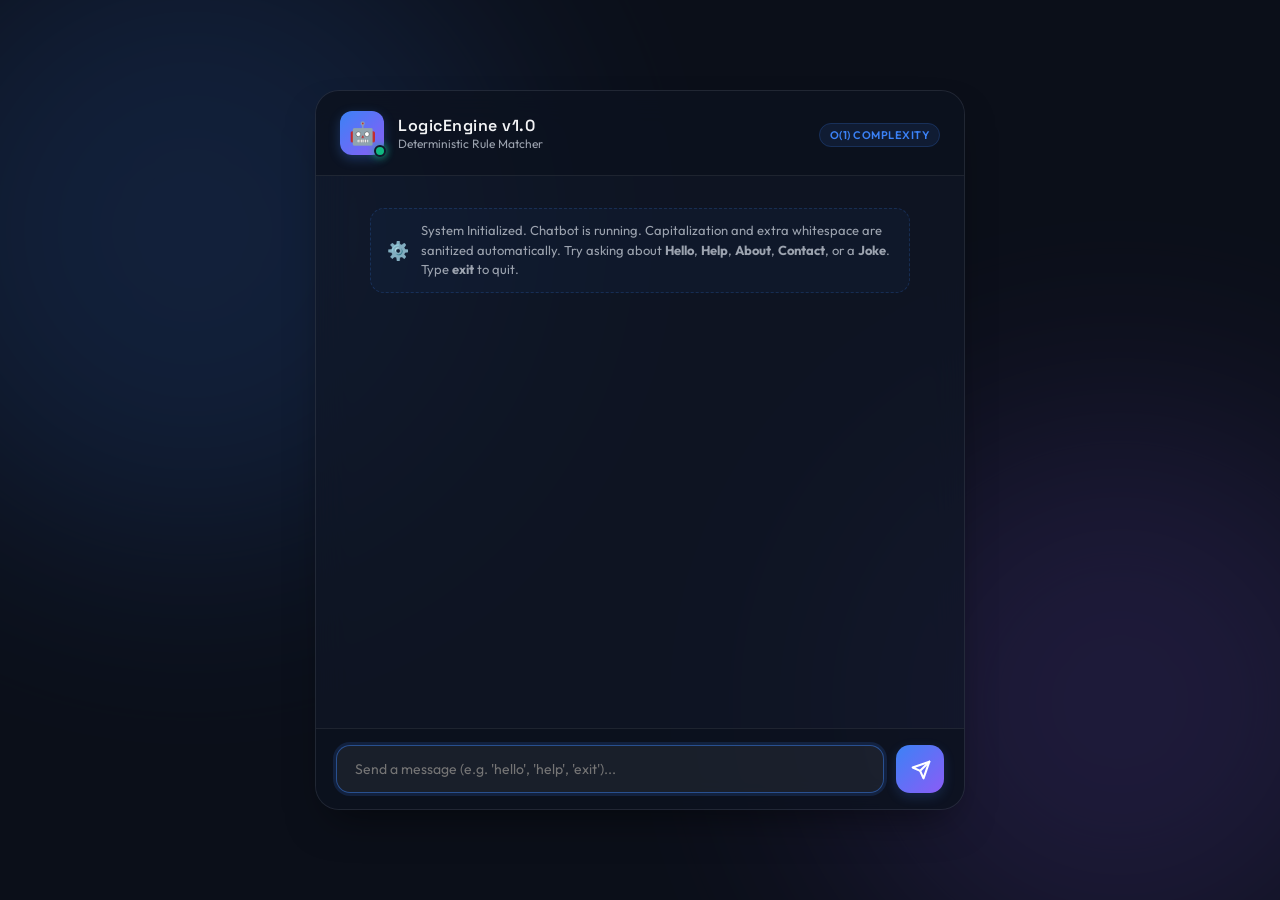
<file: Project_1_Chatbot/index.html>
<!DOCTYPE html>
<html lang="en">
<head>
    <meta charset="UTF-8">
    <meta name="viewport" content="width=device-width, initial-scale=1.0">
    <title>Deterministic Chatbot - Project 1</title>
    <meta name="description" content="A premium rule-based chatbot built with deterministic dictionary intent mapping.">
    <!-- Google Fonts -->
    <link rel="preconnect" href="https://fonts.googleapis.com">
    <link rel="preconnect" href="https://fonts.gstatic.com" crossorigin>
    <link href="https://fonts.googleapis.com/css2?family=Outfit:wght@300;400;500;600;700&family=Space+Grotesk:wght@400;500;600&display=swap" rel="stylesheet">
    <!-- Custom Style Sheet -->
    <link rel="stylesheet" href="css/style.css">
</head>
<body>
    <div class="glow-container">
        <div class="glow-orb orb-1"></div>
        <div class="glow-orb orb-2"></div>
    </div>
    
    <main class="chat-container">
        <!-- Chat Header -->
        <header class="chat-header" id="chat-header-main">
            <div class="bot-info">
                <div class="avatar-container">
                    <div class="bot-avatar">🤖</div>
                    <span class="status-indicator online"></span>
                </div>
                <div class="bot-details">
                    <h1>LogicEngine v1.0</h1>
                    <p class="status-text">Deterministic Rule Matcher</p>
                </div>
            </div>
            <div class="header-actions">
                <span class="badge">O(1) Complexity</span>
            </div>
        </header>

        <!-- Message History -->
        <section class="chat-messages" id="chat-history-area" aria-label="Conversation History">
            <div class="message system-msg">
                <span class="msg-icon">⚙️</span>
                <p>System Initialized. Chatbot is running. Capitalization and extra whitespace are sanitized automatically. Try asking about <strong>Hello</strong>, <strong>Help</strong>, <strong>About</strong>, <strong>Contact</strong>, or a <strong>Joke</strong>. Type <strong>exit</strong> to quit.</p>
            </div>
        </section>

        <!-- Message Input -->
        <form class="chat-input-form" id="chat-form" autocomplete="off">
            <label for="user-input-field" class="sr-only">Type your message</label>
            <input 
                type="text" 
                id="user-input-field" 
                placeholder="Send a message (e.g. 'hello', 'help', 'exit')..." 
                required 
                autofocus
            >
            <button type="submit" id="send-button" aria-label="Send message">
                <svg viewBox="0 0 24 24" fill="none" stroke="currentColor" stroke-width="2.5" stroke-linecap="round" stroke-linejoin="round">
                    <line x1="22" y1="2" x2="11" y2="13"></line>
                    <polygon points="22 2 15 22 11 13 2 9 22 2"></polygon>
                </svg>
            </button>
        </form>
    </main>

    <!-- Custom Script -->
    <script src="js/chatbot.js"></script>
</body>
</html>
</file>
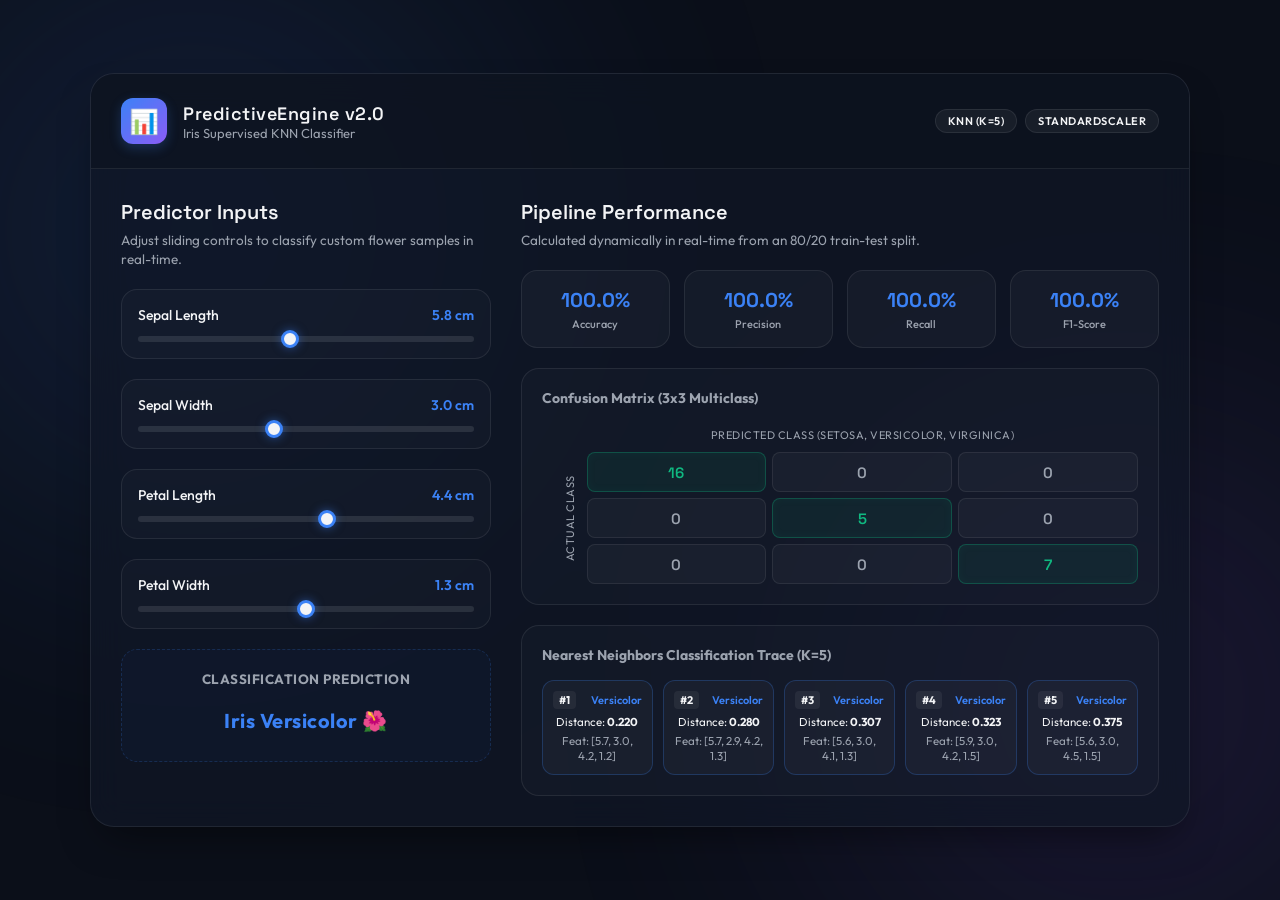
<file: Project_2_Classification/index.html>
<!DOCTYPE html>
<html lang="en">
<head>
    <meta charset="UTF-8">
    <meta name="viewport" content="width=device-width, initial-scale=1.0">
    <title>KNN Classifier - Project 2</title>
    <meta name="description" content="Supervised classification engine implementing K-Nearest Neighbors on the Iris Dataset.">
    <!-- Google Fonts -->
    <link rel="preconnect" href="https://fonts.googleapis.com">
    <link rel="preconnect" href="https://fonts.gstatic.com" crossorigin>
    <link href="https://fonts.googleapis.com/css2?family=Outfit:wght@300;400;500;600;700&family=Space+Grotesk:wght@400;500;600&display=swap" rel="stylesheet">
    <!-- Custom Style Sheet -->
    <link rel="stylesheet" href="css/style.css">
</head>
<body>
    <div class="glow-container">
        <div class="glow-orb orb-1"></div>
        <div class="glow-orb orb-2"></div>
    </div>
    
    <main class="dashboard-container">
        <!-- Dashboard Header -->
        <header class="dashboard-header">
            <div class="brand">
                <div class="brand-avatar">📊</div>
                <div class="brand-details">
                    <h1>PredictiveEngine v2.0</h1>
                    <p>Iris Supervised KNN Classifier</p>
                </div>
            </div>
            <div class="header-badge">
                <span class="badge">KNN (K=5)</span>
                <span class="badge">StandardScaler</span>
            </div>
        </header>

        <!-- Main Body Grid Layout -->
        <section class="dashboard-body">
            <!-- Left Side: Sliders and Live Classifier Input -->
            <div class="dashboard-panel input-panel">
                <h2>Predictor Inputs</h2>
                <p class="panel-subtitle">Adjust sliding controls to classify custom flower samples in real-time.</p>
                
                <div class="slider-group">
                    <div class="slider-header">
                        <label for="sepal-len">Sepal Length</label>
                        <span class="slider-readout" id="sepal-len-val">5.8 cm</span>
                    </div>
                    <input type="range" id="sepal-len" min="4.0" max="8.0" step="0.1" value="5.8">
                </div>

                <div class="slider-group">
                    <div class="slider-header">
                        <label for="sepal-wid">Sepal Width</label>
                        <span class="slider-readout" id="sepal-wid-val">3.0 cm</span>
                    </div>
                    <input type="range" id="sepal-wid" min="2.0" max="4.5" step="0.1" value="3.0">
                </div>

                <div class="slider-group">
                    <div class="slider-header">
                        <label for="petal-len">Petal Length</label>
                        <span class="slider-readout" id="petal-len-val">4.35 cm</span>
                    </div>
                    <input type="range" id="petal-len" min="1.0" max="7.0" step="0.1" value="4.35">
                </div>

                <div class="slider-group">
                    <div class="slider-header">
                        <label for="petal-wid">Petal Width</label>
                        <span class="slider-readout" id="petal-wid-val">1.3 cm</span>
                    </div>
                    <input type="range" id="petal-wid" min="0.1" max="2.5" step="0.1" value="1.3">
                </div>

                <!-- Prediction output card -->
                <div class="result-card">
                    <h3>Classification Prediction</h3>
                    <div class="result-badge-container">
                        <span class="result-badge" id="result-label">Calculating...</span>
                    </div>
                </div>
            </div>

            <!-- Right Side: Evaluation Metrics & Matrix -->
            <div class="dashboard-panel metrics-panel">
                <h2>Pipeline Performance</h2>
                <p class="panel-subtitle">Calculated dynamically in real-time from an 80/20 train-test split.</p>

                <!-- Metrics Numeric Score Widgets -->
                <div class="metrics-grid">
                    <div class="metric-widget">
                        <span class="val" id="acc-val">--%</span>
                        <span class="lbl">Accuracy</span>
                    </div>
                    <div class="metric-widget">
                        <span class="val" id="prec-val">--%</span>
                        <span class="lbl">Precision</span>
                    </div>
                    <div class="metric-widget">
                        <span class="val" id="rec-val">--%</span>
                        <span class="lbl">Recall</span>
                    </div>
                    <div class="metric-widget">
                        <span class="val" id="f1-val">--%</span>
                        <span class="lbl">F1-Score</span>
                    </div>
                </div>

                <!-- Confusion Matrix Layout -->
                <div class="matrix-card">
                    <h3>Confusion Matrix (3x3 Multiclass)</h3>
                    <div class="matrix-layout">
                        <!-- Headings -->
                        <div class="matrix-label-top">Predicted Class (Setosa, Versicolor, Virginica)</div>
                        <div class="matrix-label-left">Actual Class</div>
                        <div class="matrix-grid-container" id="confusion-matrix-grid">
                            <!-- Populated dynamically via JS -->
                        </div>
                    </div>
                </div>

                <!-- Nearest Neighbors classification tracing -->
                <div class="neighbors-card">
                    <h3>Nearest Neighbors Classification Trace (K=5)</h3>
                    <div class="neighbors-list" id="neighbors-visualization">
                        <!-- Populated dynamically via JS -->
                    </div>
                </div>
            </div>
        </section>
    </main>

    <!-- Source Scripts -->
    <script src="js/dataset.js"></script>
    <script src="js/classifier.js"></script>
</body>
</html>
</file>
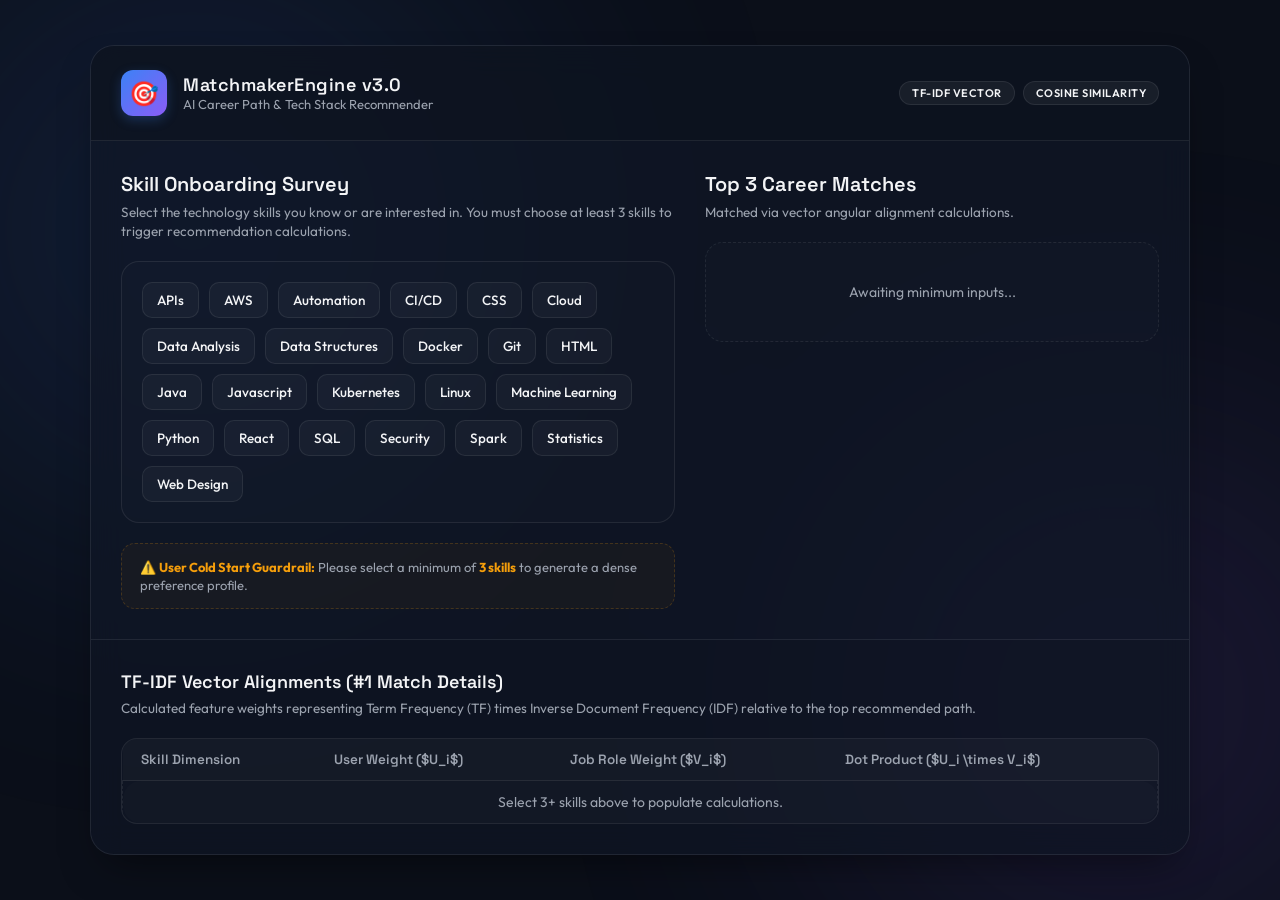
<file: Project_3_Recommender/index.html>
<!DOCTYPE html>
<html lang="en">
<head>
    <meta charset="UTF-8">
    <meta name="viewport" content="width=device-width, initial-scale=1.0">
    <title>AI Tech Stack Recommender - Project 3</title>
    <meta name="description" content="Vector similarity matching engine using TF-IDF weighting and Cosine Similarity.">
    <!-- Google Fonts -->
    <link rel="preconnect" href="https://fonts.googleapis.com">
    <link rel="preconnect" href="https://fonts.gstatic.com" crossorigin>
    <link href="https://fonts.googleapis.com/css2?family=Outfit:wght@300;400;500;600;700&family=Space+Grotesk:wght@400;500;600&display=swap" rel="stylesheet">
    <!-- Custom Style Sheet -->
    <link rel="stylesheet" href="css/style.css">
</head>
<body>
    <div class="glow-container">
        <div class="glow-orb orb-1"></div>
        <div class="glow-orb orb-2"></div>
    </div>
    
    <main class="dashboard-container">
        <!-- Header -->
        <header class="dashboard-header">
            <div class="brand">
                <div class="brand-avatar">🎯</div>
                <div class="brand-details">
                    <h1>MatchmakerEngine v3.0</h1>
                    <p>AI Career Path & Tech Stack Recommender</p>
                </div>
            </div>
            <div class="header-badge">
                <span class="badge">TF-IDF Vector</span>
                <span class="badge">Cosine Similarity</span>
            </div>
        </header>

        <!-- Main Body -->
        <section class="dashboard-body">
            <!-- Left Side: Skill Selector chips -->
            <div class="dashboard-panel input-panel">
                <h2>Skill Onboarding Survey</h2>
                <p class="panel-subtitle">Select the technology skills you know or are interested in. You must choose at least 3 skills to trigger recommendation calculations.</p>
                
                <div class="skills-grid" id="skill-chips-container">
                    <!-- Loaded dynamically via JS -->
                </div>

                <div class="warning-msg" id="warning-msg">
                    ⚠️ <strong>User Cold Start Guardrail:</strong> Please select a minimum of <strong>3 skills</strong> to generate a dense preference profile.
                </div>
            </div>

            <!-- Right Side: Recommendations list -->
            <div class="dashboard-panel results-panel">
                <h2>Top 3 Career Matches</h2>
                <p class="panel-subtitle">Matched via vector angular alignment calculations.</p>
                
                <div class="recommendations-list" id="recommendations-list">
                    <div class="empty-state">Awaiting minimum inputs...</div>
                </div>
            </div>
        </section>

        <!-- Bottom Row: TF-IDF Math Explorer -->
        <section class="dashboard-footer">
            <h2>TF-IDF Vector Alignments (#1 Match Details)</h2>
            <p class="panel-subtitle">Calculated feature weights representing Term Frequency (TF) times Inverse Document Frequency (IDF) relative to the top recommended path.</p>
            
            <div class="table-wrapper">
                <table class="math-table">
                    <thead>
                        <tr>
                            <th>Skill Dimension</th>
                            <th>User Weight ($U_i$)</th>
                            <th>Job Role Weight ($V_i$)</th>
                            <th>Dot Product ($U_i \times V_i$)</th>
                        </tr>
                    </thead>
                    <tbody id="matrix-table-body">
                        <!-- Loaded dynamically via JS -->
                    </tbody>
                </table>
            </div>
        </section>
    </main>

    <!-- Source Scripts -->
    <script src="js/data.js"></script>
    <script src="js/engine.js"></script>
</body>
</html>
</file>
<file: Project_1_Chatbot/css/style.css>
:root {
    --bg-primary: #0b0f19;
    --bg-secondary: rgba(17, 24, 39, 0.7);
    --border-color: rgba(255, 255, 255, 0.08);
    
    --text-main: #f3f4f6;
    --text-muted: #9ca3af;
    
    --accent-blue: #3b82f6;
    --accent-purple: #8b5cf6;
    --accent-green: #10b981;
    --accent-gradient: linear-gradient(135deg, #3b82f6 0%, #8b5cf6 100%);
    
    --shadow-premium: 0 20px 40px -15px rgba(0, 0, 0, 0.5);
    --glass-blur: blur(16px);
}

* {
    margin: 0;
    padding: 0;
    box-sizing: border-box;
}

body {
    font-family: 'Outfit', sans-serif;
    background-color: var(--bg-primary);
    color: var(--text-main);
    min-height: 100vh;
    display: flex;
    justify-content: center;
    align-items: center;
    overflow: hidden;
    position: relative;
    padding: 20px;
}

/* Background decorative blur orbs */
.glow-container {
    position: absolute;
    top: 0;
    left: 0;
    width: 100%;
    height: 100%;
    overflow: hidden;
    z-index: 1;
    pointer-events: none;
}

.glow-orb {
    position: absolute;
    border-radius: 50%;
    filter: blur(120px);
    opacity: 0.15;
}

.orb-1 {
    top: -10%;
    left: -10%;
    width: 50vw;
    height: 50vw;
    background: var(--accent-blue);
    animation: float 25s infinite alternate ease-in-out;
}

.orb-2 {
    bottom: -10%;
    right: -10%;
    width: 45vw;
    height: 45vw;
    background: var(--accent-purple);
    animation: float 20s infinite alternate-reverse ease-in-out;
}

@keyframes float {
    0% { transform: translate(0, 0) scale(1); }
    100% { transform: translate(4%, 4%) scale(1.1); }
}

/* Glassmorphism Chat Container */
.chat-container {
    width: 100%;
    max-width: 650px;
    height: 80vh;
    max-height: 750px;
    background: var(--bg-secondary);
    backdrop-filter: var(--glass-blur);
    -webkit-backdrop-filter: var(--glass-blur);
    border: 1px solid var(--border-color);
    border-radius: 24px;
    box-shadow: var(--shadow-premium);
    display: flex;
    flex-direction: column;
    z-index: 2;
    overflow: hidden;
    position: relative;
}

/* Chat Header */
.chat-header {
    padding: 20px 24px;
    border-bottom: 1px solid var(--border-color);
    display: flex;
    justify-content: space-between;
    align-items: center;
    background: rgba(10, 15, 26, 0.5);
}

.bot-info {
    display: flex;
    align-items: center;
    gap: 14px;
}

.avatar-container {
    position: relative;
    width: 44px;
    height: 44px;
}

.bot-avatar {
    width: 100%;
    height: 100%;
    background: var(--accent-gradient);
    border-radius: 12px;
    display: flex;
    justify-content: center;
    align-items: center;
    font-size: 22px;
    box-shadow: 0 4px 12px rgba(59, 130, 246, 0.3);
}

.status-indicator {
    position: absolute;
    bottom: -2px;
    right: -2px;
    width: 12px;
    height: 12px;
    border-radius: 50%;
    border: 2px solid #0f172a;
}

.status-indicator.online {
    background-color: var(--accent-green);
    box-shadow: 0 0 8px var(--accent-green);
    animation: pulse 2s infinite;
}

@keyframes pulse {
    0%, 100% { opacity: 1; }
    50% { opacity: 0.5; }
}

.bot-details h1 {
    font-family: 'Space Grotesk', sans-serif;
    font-size: 16px;
    font-weight: 600;
    letter-spacing: 0.5px;
}

.bot-details .status-text {
    font-size: 12px;
    color: var(--text-muted);
}

.badge {
    background: rgba(59, 130, 246, 0.1);
    color: var(--accent-blue);
    border: 1px solid rgba(59, 130, 246, 0.2);
    padding: 4px 10px;
    border-radius: 100px;
    font-size: 11px;
    font-weight: 600;
    letter-spacing: 0.5px;
    text-transform: uppercase;
}

/* Chat Message Area */
.chat-messages {
    flex: 1;
    overflow-y: auto;
    padding: 24px;
    display: flex;
    flex-direction: column;
    gap: 16px;
    scroll-behavior: smooth;
}

/* Custom Scrollbar */
.chat-messages::-webkit-scrollbar {
    width: 6px;
}
.chat-messages::-webkit-scrollbar-track {
    background: transparent;
}
.chat-messages::-webkit-scrollbar-thumb {
    background: rgba(255, 255, 255, 0.1);
    border-radius: 3px;
}
.chat-messages::-webkit-scrollbar-thumb:hover {
    background: rgba(255, 255, 255, 0.2);
}

/* Individual Messages */
.message {
    display: flex;
    flex-direction: column;
    max-width: 80%;
    animation: slideUp 0.3s cubic-bezier(0.16, 1, 0.3, 1) forwards;
}

@keyframes slideUp {
    from {
        opacity: 0;
        transform: translateY(12px);
    }
    to {
        opacity: 1;
        transform: translateY(0);
    }
}

.message p {
    padding: 12px 16px;
    border-radius: 16px;
    font-size: 14.5px;
    line-height: 1.5;
    word-break: break-word;
}

.message.bot-msg {
    align-self: flex-start;
}

.message.bot-msg p {
    background: rgba(255, 255, 255, 0.05);
    border: 1px solid rgba(255, 255, 255, 0.05);
    border-bottom-left-radius: 4px;
}

.message.user-msg {
    align-self: flex-end;
}

.message.user-msg p {
    background: var(--accent-gradient);
    color: #ffffff;
    border-bottom-right-radius: 4px;
}

.message .msg-time {
    font-size: 10px;
    color: var(--text-muted);
    margin-top: 4px;
    padding: 0 4px;
}

.message.bot-msg .msg-time {
    align-self: flex-start;
}

.message.user-msg .msg-time {
    align-self: flex-end;
}

/* System Message Style */
.message.system-msg {
    align-self: center;
    max-width: 90%;
    margin: 8px 0;
    text-align: center;
    background: rgba(59, 130, 246, 0.04);
    border: 1px dashed rgba(59, 130, 246, 0.2);
    border-radius: 14px;
    padding: 12px 16px;
    display: flex;
    flex-direction: row;
    align-items: center;
    gap: 12px;
}

.message.system-msg p {
    padding: 0;
    background: transparent;
    border: none;
    color: var(--text-muted);
    font-size: 13px;
    text-align: left;
}

.message.system-msg .msg-icon {
    font-size: 18px;
}

/* Screen reader only utility class */
.sr-only {
    position: absolute;
    width: 1px;
    height: 1px;
    padding: 0;
    margin: -1px;
    overflow: hidden;
    clip: rect(0, 0, 0, 0);
    border: 0;
}

/* Chat Input Bar */
.chat-input-form {
    padding: 16px 20px;
    background: rgba(10, 15, 26, 0.5);
    border-top: 1px solid var(--border-color);
    display: flex;
    gap: 12px;
    align-items: center;
}

.chat-input-form input {
    flex: 1;
    background: rgba(255, 255, 255, 0.04);
    border: 1px solid var(--border-color);
    padding: 14px 18px;
    border-radius: 14px;
    color: var(--text-main);
    font-family: inherit;
    font-size: 14px;
    transition: all 0.2s ease;
}

.chat-input-form input:focus {
    outline: none;
    border-color: rgba(59, 130, 246, 0.5);
    background: rgba(255, 255, 255, 0.06);
    box-shadow: 0 0 0 3px rgba(59, 130, 246, 0.15);
}

.chat-input-form button {
    background: var(--accent-gradient);
    border: none;
    width: 48px;
    height: 48px;
    border-radius: 14px;
    color: #ffffff;
    display: flex;
    justify-content: center;
    align-items: center;
    cursor: pointer;
    transition: all 0.2s cubic-bezier(0.16, 1, 0.3, 1);
    box-shadow: 0 4px 12px rgba(59, 130, 246, 0.2);
}

.chat-input-form button:hover {
    transform: translateY(-2px);
    box-shadow: 0 6px 16px rgba(59, 130, 246, 0.35);
}

.chat-input-form button:active {
    transform: translateY(0);
}

.chat-input-form button svg {
    width: 20px;
    height: 20px;
    margin-right: -2px;
    margin-top: 1px;
}
</file>
<file: Project_2_Classification/css/style.css>
:root {
    --bg-primary: #0b0f19;
    --bg-secondary: rgba(17, 24, 39, 0.7);
    --border-color: rgba(255, 255, 255, 0.08);
    
    --text-main: #f3f4f6;
    --text-muted: #9ca3af;
    
    --accent-blue: #3b82f6;
    --accent-purple: #8b5cf6;
    --accent-green: #10b981;
    --accent-gradient: linear-gradient(135deg, #3b82f6 0%, #8b5cf6 100%);
    
    --shadow-premium: 0 20px 40px -15px rgba(0, 0, 0, 0.5);
    --glass-blur: blur(16px);
}

* {
    margin: 0;
    padding: 0;
    box-sizing: border-box;
}

body {
    font-family: 'Outfit', sans-serif;
    background-color: var(--bg-primary);
    color: var(--text-main);
    min-height: 100vh;
    display: flex;
    justify-content: center;
    align-items: center;
    position: relative;
    padding: 30px 20px;
    overflow-y: auto;
}

/* Background blur glow orbs */
.glow-container {
    position: fixed;
    top: 0;
    left: 0;
    width: 100%;
    height: 100%;
    overflow: hidden;
    z-index: 1;
    pointer-events: none;
}

.glow-orb {
    position: absolute;
    border-radius: 50%;
    filter: blur(140px);
    opacity: 0.12;
}

.orb-1 {
    top: -10%;
    left: -10%;
    width: 50vw;
    height: 50vw;
    background: var(--accent-blue);
}

.orb-2 {
    bottom: -10%;
    right: -10%;
    width: 45vw;
    height: 45vw;
    background: var(--accent-purple);
}

/* Dashboard Wrapper */
.dashboard-container {
    width: 100%;
    max-width: 1100px;
    background: var(--bg-secondary);
    backdrop-filter: var(--glass-blur);
    -webkit-backdrop-filter: var(--glass-blur);
    border: 1px solid var(--border-color);
    border-radius: 24px;
    box-shadow: var(--shadow-premium);
    display: flex;
    flex-direction: column;
    z-index: 2;
    overflow: hidden;
}

/* Header styling */
.dashboard-header {
    padding: 24px 30px;
    border-bottom: 1px solid var(--border-color);
    display: flex;
    justify-content: space-between;
    align-items: center;
    background: rgba(10, 15, 26, 0.4);
}

.brand {
    display: flex;
    align-items: center;
    gap: 16px;
}

.brand-avatar {
    width: 46px;
    height: 46px;
    background: var(--accent-gradient);
    border-radius: 12px;
    display: flex;
    justify-content: center;
    align-items: center;
    font-size: 24px;
    box-shadow: 0 4px 12px rgba(59, 130, 246, 0.25);
}

.brand-details h1 {
    font-family: 'Space Grotesk', sans-serif;
    font-size: 18px;
    font-weight: 600;
    letter-spacing: 0.5px;
}

.brand-details p {
    font-size: 13px;
    color: var(--text-muted);
}

.header-badge {
    display: flex;
    gap: 8px;
}

.badge {
    background: rgba(255, 255, 255, 0.05);
    color: var(--text-main);
    border: 1px solid var(--border-color);
    padding: 4px 12px;
    border-radius: 100px;
    font-size: 11px;
    font-weight: 600;
    letter-spacing: 0.5px;
    text-transform: uppercase;
}

/* Main Layout Split Grid */
.dashboard-body {
    padding: 30px;
    display: grid;
    grid-template-columns: 1.1fr 1.9fr;
    gap: 30px;
}

@media (max-width: 900px) {
    .dashboard-body {
        grid-template-columns: 1fr;
    }
}

/* Panel Sections */
.dashboard-panel {
    display: flex;
    flex-direction: column;
    gap: 20px;
}

.dashboard-panel h2 {
    font-family: 'Space Grotesk', sans-serif;
    font-size: 20px;
    font-weight: 600;
}

.panel-subtitle {
    font-size: 13.5px;
    color: var(--text-muted);
    margin-top: -14px;
    line-height: 1.4;
}

/* Slider Controls styling */
.slider-group {
    background: rgba(255, 255, 255, 0.02);
    border: 1px solid var(--border-color);
    padding: 16px;
    border-radius: 16px;
    display: flex;
    flex-direction: column;
    gap: 12px;
}

.slider-header {
    display: flex;
    justify-content: space-between;
    font-size: 14px;
    font-weight: 500;
}

.slider-readout {
    color: var(--accent-blue);
    font-weight: 600;
}

input[type="range"] {
    -webkit-appearance: none;
    width: 100%;
    height: 6px;
    border-radius: 3px;
    background: rgba(255, 255, 255, 0.1);
    outline: none;
}

input[type="range"]::-webkit-slider-thumb {
    -webkit-appearance: none;
    appearance: none;
    width: 18px;
    height: 18px;
    border-radius: 50%;
    background: var(--text-main);
    cursor: pointer;
    transition: transform 0.1s ease;
    box-shadow: 0 0 10px rgba(59, 130, 246, 0.5);
    border: 3px solid var(--accent-blue);
}

input[type="range"]::-webkit-slider-thumb:hover {
    transform: scale(1.2);
}

/* Results Display Widget Card */
.result-card {
    background: rgba(59, 130, 246, 0.03);
    border: 1px dashed rgba(59, 130, 246, 0.2);
    padding: 20px;
    border-radius: 16px;
    text-align: center;
    display: flex;
    flex-direction: column;
    gap: 12px;
}

.result-card h3 {
    font-size: 13.5px;
    color: var(--text-muted);
    text-transform: uppercase;
    letter-spacing: 0.5px;
}

.result-badge-container {
    padding: 8px;
}

.result-badge {
    font-size: 20px;
    font-weight: 700;
    letter-spacing: 0.5px;
    transition: color 0.2s ease;
}

/* Numeric Metrics Panel */
.metrics-grid {
    display: grid;
    grid-template-columns: repeat(4, 1fr);
    gap: 14px;
}

.metric-widget {
    background: rgba(255, 255, 255, 0.03);
    border: 1px solid var(--border-color);
    padding: 16px 10px;
    border-radius: 16px;
    text-align: center;
    display: flex;
    flex-direction: column;
    gap: 4px;
}

.metric-widget .val {
    font-family: 'Space Grotesk', sans-serif;
    font-size: 20px;
    font-weight: 700;
    color: var(--accent-blue);
}

.metric-widget .lbl {
    font-size: 11px;
    color: var(--text-muted);
    font-weight: 500;
}

/* Confusion Matrix card styling */
.matrix-card {
    background: rgba(255, 255, 255, 0.02);
    border: 1px solid var(--border-color);
    padding: 20px;
    border-radius: 18px;
    display: flex;
    flex-direction: column;
    gap: 16px;
}

.matrix-card h3 {
    font-size: 14px;
    color: var(--text-muted);
}

.matrix-layout {
    display: grid;
    grid-template-areas: 
        ". top"
        "left grid";
    grid-template-columns: 35px 1fr;
    gap: 10px;
    margin-top: 5px;
}

.matrix-label-top {
    grid-area: top;
    text-align: center;
    font-size: 11px;
    text-transform: uppercase;
    color: var(--text-muted);
    letter-spacing: 0.5px;
}

.matrix-label-left {
    grid-area: left;
    writing-mode: vertical-lr;
    transform: rotate(180deg);
    text-align: center;
    font-size: 11px;
    text-transform: uppercase;
    color: var(--text-muted);
    letter-spacing: 0.5px;
}

.matrix-grid-container {
    grid-area: grid;
    display: grid;
    grid-template-columns: repeat(3, 1fr);
    grid-template-rows: repeat(3, 40px);
    gap: 6px;
}

.matrix-cell {
    background: rgba(255, 255, 255, 0.03);
    border: 1px solid var(--border-color);
    border-radius: 8px;
    display: flex;
    justify-content: center;
    align-items: center;
    font-family: 'Space Grotesk', sans-serif;
    font-size: 15px;
    font-weight: 600;
    color: var(--text-muted);
}

.matrix-cell.diagonal {
    background: rgba(16, 185, 129, 0.08);
    border-color: rgba(16, 185, 129, 0.3);
    color: var(--accent-green);
    box-shadow: inset 0 0 10px rgba(16, 185, 129, 0.05);
}

/* Nearest Neighbors visualizer card */
.neighbors-card {
    background: rgba(255, 255, 255, 0.02);
    border: 1px solid var(--border-color);
    padding: 20px;
    border-radius: 18px;
    display: flex;
    flex-direction: column;
    gap: 16px;
}

.neighbors-card h3 {
    font-size: 14px;
    color: var(--text-muted);
}

.neighbors-list {
    display: grid;
    grid-template-columns: repeat(5, 1fr);
    gap: 10px;
}

@media (max-width: 600px) {
    .neighbors-list {
        grid-template-columns: 1fr;
    }
}

.neighbor-card {
    background: rgba(255, 255, 255, 0.03);
    border: 1px solid var(--border-color);
    border-radius: 12px;
    padding: 10px;
    text-align: center;
    transition: all 0.2s ease;
    animation: fadeIn 0.3s ease forwards;
}

@keyframes fadeIn {
    from { opacity: 0; transform: scale(0.95); }
    to { opacity: 1; transform: scale(1); }
}

.neighbor-card:hover {
    background: rgba(255, 255, 255, 0.05);
    transform: translateY(-2px);
}

.neighbor-card .card-header {
    display: flex;
    justify-content: space-between;
    align-items: center;
    margin-bottom: 6px;
    font-size: 11px;
}

.neighbor-card .rank {
    background: rgba(255, 255, 255, 0.06);
    padding: 2px 6px;
    border-radius: 4px;
    font-weight: 700;
}

.neighbor-card .label {
    font-weight: 600;
}

.neighbor-card .card-body p {
    font-size: 11.5px;
    line-height: 1.3;
}

.neighbor-card .features-txt {
    font-size: 9px;
    color: var(--text-muted);
    margin-top: 4px;
}
</file>
<file: Project_3_Recommender/css/style.css>
:root {
    --bg-primary: #0b0f19;
    --bg-secondary: rgba(17, 24, 39, 0.7);
    --border-color: rgba(255, 255, 255, 0.08);
    
    --text-main: #f3f4f6;
    --text-muted: #9ca3af;
    
    --accent-blue: #3b82f6;
    --accent-purple: #8b5cf6;
    --accent-green: #10b981;
    --accent-orange: #f59e0b;
    --accent-gradient: linear-gradient(135deg, #3b82f6 0%, #8b5cf6 100%);
    
    --shadow-premium: 0 20px 40px -15px rgba(0, 0, 0, 0.5);
    --glass-blur: blur(16px);
}

* {
    margin: 0;
    padding: 0;
    box-sizing: border-box;
}

body {
    font-family: 'Outfit', sans-serif;
    background-color: var(--bg-primary);
    color: var(--text-main);
    min-height: 100vh;
    display: flex;
    justify-content: center;
    align-items: center;
    position: relative;
    padding: 30px 20px;
    overflow-y: auto;
}

/* Background blur glow orbs */
.glow-container {
    position: fixed;
    top: 0;
    left: 0;
    width: 100%;
    height: 100%;
    overflow: hidden;
    z-index: 1;
    pointer-events: none;
}

.glow-orb {
    position: absolute;
    border-radius: 50%;
    filter: blur(140px);
    opacity: 0.12;
}

.orb-1 {
    top: -10%;
    left: -10%;
    width: 50vw;
    height: 50vw;
    background: var(--accent-blue);
}

.orb-2 {
    bottom: -10%;
    right: -10%;
    width: 45vw;
    height: 45vw;
    background: var(--accent-purple);
}

/* Dashboard Wrapper */
.dashboard-container {
    width: 100%;
    max-width: 1100px;
    background: var(--bg-secondary);
    backdrop-filter: var(--glass-blur);
    -webkit-backdrop-filter: var(--glass-blur);
    border: 1px solid var(--border-color);
    border-radius: 24px;
    box-shadow: var(--shadow-premium);
    display: flex;
    flex-direction: column;
    z-index: 2;
    overflow: hidden;
}

/* Header */
.dashboard-header {
    padding: 24px 30px;
    border-bottom: 1px solid var(--border-color);
    display: flex;
    justify-content: space-between;
    align-items: center;
    background: rgba(10, 15, 26, 0.4);
}

.brand {
    display: flex;
    align-items: center;
    gap: 16px;
}

.brand-avatar {
    width: 46px;
    height: 46px;
    background: var(--accent-gradient);
    border-radius: 12px;
    display: flex;
    justify-content: center;
    align-items: center;
    font-size: 24px;
    box-shadow: 0 4px 12px rgba(59, 130, 246, 0.25);
}

.brand-details h1 {
    font-family: 'Space Grotesk', sans-serif;
    font-size: 18px;
    font-weight: 600;
    letter-spacing: 0.5px;
}

.brand-details p {
    font-size: 13px;
    color: var(--text-muted);
}

.header-badge {
    display: flex;
    gap: 8px;
}

.badge {
    background: rgba(255, 255, 255, 0.05);
    color: var(--text-main);
    border: 1px solid var(--border-color);
    padding: 4px 12px;
    border-radius: 100px;
    font-size: 11px;
    font-weight: 600;
    letter-spacing: 0.5px;
    text-transform: uppercase;
}

/* Split Layout body */
.dashboard-body {
    padding: 30px;
    display: grid;
    grid-template-columns: 1.1fr 0.9fr;
    gap: 30px;
    border-bottom: 1px solid var(--border-color);
}

@media (max-width: 900px) {
    .dashboard-body {
        grid-template-columns: 1fr;
    }
}

.dashboard-panel {
    display: flex;
    flex-direction: column;
    gap: 20px;
}

.dashboard-panel h2 {
    font-family: 'Space Grotesk', sans-serif;
    font-size: 20px;
    font-weight: 600;
}

.panel-subtitle {
    font-size: 13.5px;
    color: var(--text-muted);
    margin-top: -14px;
    line-height: 1.4;
}

/* Skill Chip Buttons */
.skills-grid {
    display: flex;
    flex-wrap: wrap;
    gap: 10px;
    background: rgba(255, 255, 255, 0.01);
    border: 1px solid var(--border-color);
    padding: 20px;
    border-radius: 18px;
}

.skill-chip {
    background: rgba(255, 255, 255, 0.03);
    border: 1px solid var(--border-color);
    color: var(--text-main);
    padding: 8px 14px;
    border-radius: 10px;
    cursor: pointer;
    font-family: inherit;
    font-size: 13.5px;
    font-weight: 500;
    transition: all 0.2s cubic-bezier(0.16, 1, 0.3, 1);
}

.skill-chip:hover {
    background: rgba(255, 255, 255, 0.06);
    transform: translateY(-1.5px);
}

.skill-chip.selected {
    background: var(--accent-gradient);
    border-color: transparent;
    color: #ffffff;
    box-shadow: 0 4px 12px rgba(59, 130, 246, 0.3);
}

/* Cold Start Warning */
.warning-msg {
    background: rgba(245, 158, 11, 0.04);
    border: 1px dashed rgba(245, 158, 11, 0.2);
    color: var(--text-muted);
    font-size: 13px;
    padding: 14px 18px;
    border-radius: 14px;
    line-height: 1.4;
}

.warning-msg strong {
    color: var(--accent-orange);
}

/* Recommendation Results Lists */
.recommendations-list {
    display: flex;
    flex-direction: column;
    gap: 16px;
}

.empty-state {
    text-align: center;
    color: var(--text-muted);
    font-size: 14px;
    padding: 40px 0;
    border: 1px dashed var(--border-color);
    border-radius: 18px;
    background: rgba(255, 255, 255, 0.01);
}

/* Recommendation Card */
.rec-card {
    background: rgba(255, 255, 255, 0.02);
    border: 1px solid var(--border-color);
    border-radius: 18px;
    padding: 18px;
    display: flex;
    flex-direction: column;
    gap: 12px;
    animation: slideUp 0.3s ease forwards;
}

@keyframes slideUp {
    from { opacity: 0; transform: translateY(10px); }
    to { opacity: 1; transform: translateY(0); }
}

.rec-header {
    display: flex;
    align-items: center;
    gap: 10px;
}

.rec-rank {
    background: rgba(255, 255, 255, 0.06);
    color: var(--text-main);
    padding: 2px 8px;
    border-radius: 6px;
    font-weight: 700;
    font-size: 13px;
}

.rec-header h3 {
    font-family: 'Space Grotesk', sans-serif;
    font-size: 16px;
    font-weight: 600;
    flex: 1;
}

.rec-match {
    color: var(--accent-blue);
    font-size: 12px;
    font-weight: 700;
    padding: 4px 10px;
    border-radius: 100px;
    border: 1px solid rgba(59, 130, 246, 0.2);
}

.rec-description {
    font-size: 13.5px;
    color: var(--text-muted);
    line-height: 1.45;
}

.tags-container {
    display: flex;
    flex-wrap: wrap;
    align-items: center;
    gap: 6px;
}

.tag-title {
    font-size: 11px;
    font-weight: 600;
    text-transform: uppercase;
    color: var(--text-muted);
    width: 60px;
}

.skill-tag {
    font-size: 11px;
    font-weight: 600;
    padding: 2px 8px;
    border-radius: 4px;
}

.skill-tag.match {
    background: rgba(16, 185, 129, 0.1);
    color: var(--accent-green);
    border: 1px solid rgba(16, 185, 129, 0.2);
}

.skill-tag.missing {
    background: rgba(255, 255, 255, 0.05);
    color: var(--text-muted);
    border: 1px solid var(--border-color);
}

/* Math Explanation Footer Section */
.dashboard-footer {
    padding: 30px;
    display: flex;
    flex-direction: column;
    gap: 20px;
    background: rgba(10, 15, 26, 0.2);
}

.dashboard-footer h2 {
    font-family: 'Space Grotesk', sans-serif;
    font-size: 18px;
    font-weight: 600;
}

.table-wrapper {
    width: 100%;
    overflow-x: auto;
    background: rgba(255, 255, 255, 0.01);
    border: 1px solid var(--border-color);
    border-radius: 16px;
}

.math-table {
    width: 100%;
    border-collapse: collapse;
    text-align: left;
    font-size: 13.5px;
}

.math-table th, .math-table td {
    padding: 12px 18px;
    border-bottom: 1px solid var(--border-color);
}

.math-table th {
    font-family: 'Space Grotesk', sans-serif;
    font-weight: 600;
    color: var(--text-muted);
    background: rgba(255, 255, 255, 0.02);
}

.math-table tr.row-match {
    background: rgba(16, 185, 129, 0.02);
}

.math-table tr:last-child td {
    border-bottom: none;
}
</file>
